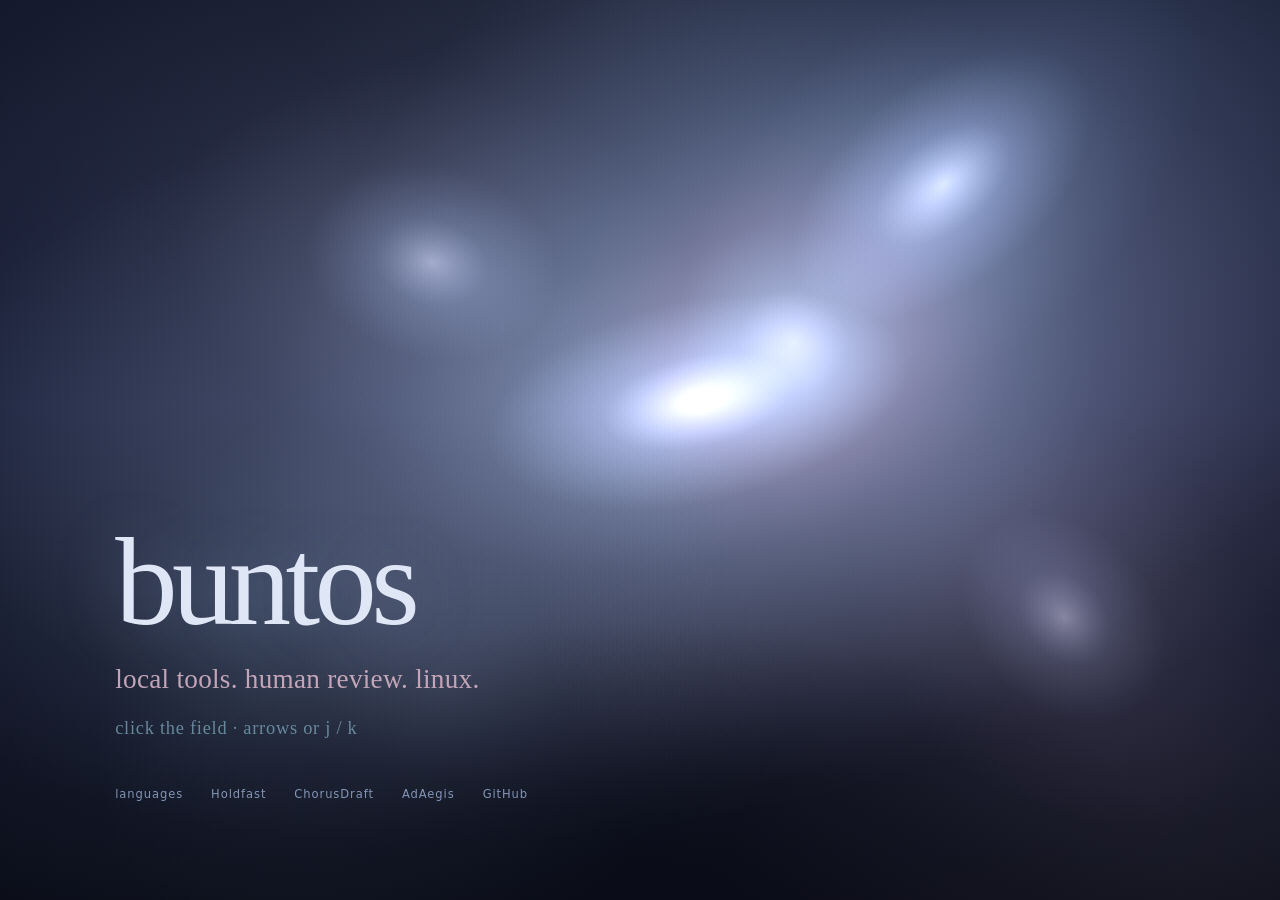
<file: docs/index.html>
<!DOCTYPE html>
<html lang="en">
<head>
  <meta charset="utf-8" />
  <meta name="viewport" content="width=device-width, initial-scale=1" />
  <title>Buntos</title>
  <meta name="description" content="Buntos. Local tools. Human review. Linux." />
  <meta name="theme-color" content="#0c1124" />
  <meta property="og:title" content="Buntos" />
  <meta property="og:description" content="Local tools. Human review. Linux." />
  <meta property="og:type" content="website" />
  <link rel="stylesheet" href="./field.css" />
</head>
<body>
  <canvas id="field" aria-hidden="true"></canvas>
  <div class="veil" aria-hidden="true"></div>
  <p id="whisper" class="whisper" aria-live="polite"></p>
  <main>
    <h1 class="name">buntos</h1>
    <p class="quiet">local tools. human review. linux.</p>
    <p class="hint">click the field · arrows or j / k</p>
    <nav aria-label="Places">
      <a href="./langs.html">languages</a>
      <a href="https://github.com/buntatoes/holdfast">Holdfast</a>
      <a href="https://github.com/buntatoes/chorusdraft">ChorusDraft</a>
      <a href="https://github.com/buntatoes/adaegis">AdAegis</a>
      <a href="https://github.com/buntatoes">GitHub</a>
    </nav>
  </main>
  <script src="./field.js"></script>
</body>
</html>
</file>
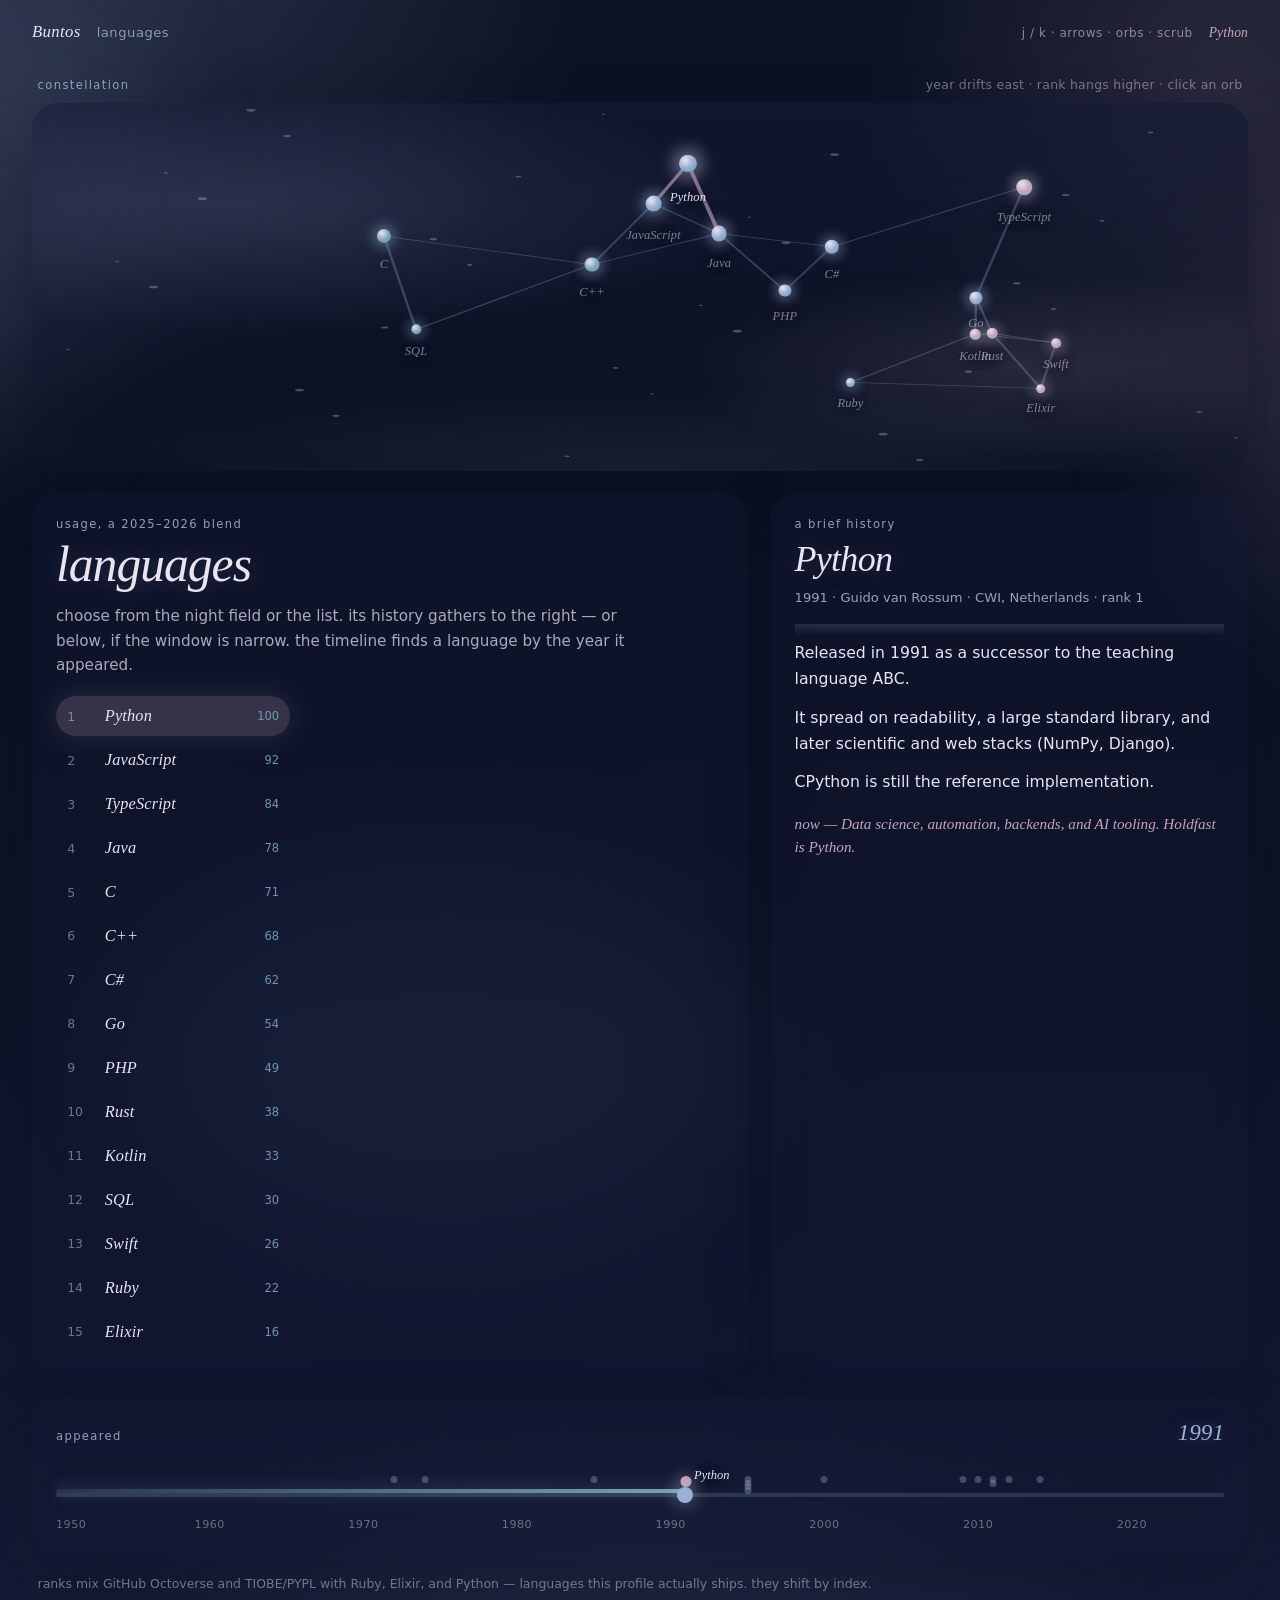
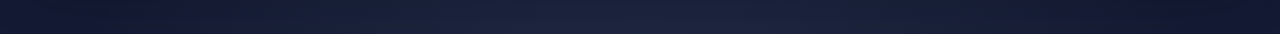
<file: docs/langs.html>
<!DOCTYPE html>
<html lang="en">
<head>
  <meta charset="utf-8" />
  <meta name="viewport" content="width=device-width, initial-scale=1" />
  <title>languages · buntos</title>
  <meta name="description" content="Most-used programming languages, ranked, with a brief history of each." />
  <link rel="stylesheet" href="./langs.css" />
</head>
<body>
  <div class="mist" aria-hidden="true">
    <span class="orb orb-a"></span>
    <span class="orb orb-b"></span>
    <span class="orb orb-c"></span>
  </div>

  <header class="rail">
    <a href="./">Buntos</a>
    <span class="rail-mark">languages</span>
    <span class="rail-spacer"></span>
    <span class="rail-keys">j / k · arrows · orbs · scrub</span>
    <span class="rail-live">python</span>
  </header>

  <section class="sky-wrap" aria-labelledby="sky-title">
    <div class="sky-head">
      <p class="kicker" id="sky-title">constellation</p>
      <p class="sky-hint">year drifts east · rank hangs higher · click an orb</p>
    </div>
    <div id="sky" class="sky" role="group" aria-label="Language constellation. Each orb is a language."></div>
  </section>

  <main class="layout">
    <section class="panel chart" aria-labelledby="chart-title">
      <p class="kicker">usage, a 2025–2026 blend</p>
      <h1 id="chart-title">languages</h1>
      <p class="lede">choose from the night field or the list. its history gathers to the right — or below, if the window is narrow. the timeline finds a language by the year it appeared.</p>
      <ol id="rank" class="rank" role="listbox" aria-label="Languages by blended usage rank" aria-activedescendant=""></ol>
    </section>

    <aside class="panel dock" aria-live="polite">
      <p class="kicker">a brief history</p>
      <p id="dock-name" class="dock-name">—</p>
      <p id="dock-meta" class="dock-meta"></p>
      <div id="dock-body" class="dock-body"></div>
      <p id="dock-now" class="dock-now"></p>
    </aside>
  </main>

  <section class="panel time" aria-labelledby="time-title">
    <div class="time-head">
      <p class="kicker" id="time-title">appeared</p>
      <p id="year-readout" class="year-readout">1950</p>
    </div>
    <div class="time-track">
      <div id="time-fill" class="time-fill" aria-hidden="true"></div>
      <div id="time-marks" class="time-marks" aria-hidden="true"></div>
      <label class="sr-only" for="year">Timeline year</label>
      <input id="year" type="range" min="1950" max="2026" value="1950" step="1" />
    </div>
    <div class="time-decades" aria-hidden="true">
      <span style="left:0%">1950</span>
      <span style="left:13.16%">1960</span>
      <span style="left:26.32%">1970</span>
      <span style="left:39.47%">1980</span>
      <span style="left:52.63%">1990</span>
      <span style="left:65.79%">2000</span>
      <span style="left:78.95%">2010</span>
      <span style="left:92.11%">2020</span>
    </div>
  </section>

  <p class="footnote">ranks mix GitHub Octoverse and TIOBE/PYPL with Ruby, Elixir, and Python — languages this profile actually ships. they shift by index.</p>

  <noscript>
    <p class="footnote">javascript is needed to wander the list.</p>
  </noscript>

  <script src="./langs.js"></script>
</body>
</html>
</file>
<file: docs/field.css>
:root {
  --night: #090b16;
  --fog: #0c1124;
  --mist: #141a33;
  --moon: #dfe6f5;
  --moon-soft: #e8e4f0;
  --rose: #c4a5b8;
  --water: #7aa3b8;
  --bloom: #9bb0d4;
  --serif: Georgia, "Iowan Old Style", "Palatino Linotype", Palatino, serif;
  --ui: system-ui, -apple-system, "Segoe UI", sans-serif;
}

*,
*::before,
*::after {
  box-sizing: border-box;
}

html,
body {
  margin: 0;
  min-height: 100%;
  background: #090b16;
  color: var(--moon-soft);
}

body {
  min-height: 100vh;
  min-height: 100dvh;
  overflow: hidden;
  font-family: var(--serif);
  background:
    radial-gradient(120% 80% at 50% -10%, #141a33 0%, transparent 55%),
    radial-gradient(90% 70% at 100% 100%, rgba(122, 163, 184, 0.18), transparent 50%),
    radial-gradient(70% 60% at 0% 90%, rgba(196, 165, 184, 0.14), transparent 48%),
    linear-gradient(180deg, #0c1124 0%, #141a33 42%, #090b16 100%);
}

#field {
  position: fixed;
  inset: 0;
  width: 100%;
  height: 100%;
  display: block;
  z-index: 0;
  pointer-events: none;
}

.veil {
  position: fixed;
  inset: 0;
  z-index: 1;
  pointer-events: none;
  background:
    radial-gradient(ellipse 70% 50% at 50% 100%, rgba(9, 11, 22, 0.55), transparent 62%),
    radial-gradient(ellipse 50% 40% at 50% 0%, rgba(155, 176, 212, 0.08), transparent 55%);
}

.whisper {
  position: fixed;
  left: 50%;
  top: 38%;
  z-index: 4;
  margin: 0;
  max-width: 90vw;
  pointer-events: none;
  transform: translate(-50%, -50%);
  font-family: var(--serif);
  font-size: clamp(2.6rem, 8vw, 6.2rem);
  font-weight: 400;
  letter-spacing: 0.01em;
  line-height: 1;
  text-align: center;
  color: var(--moon-soft);
  text-shadow:
    0 0 36px rgba(155, 176, 212, 0.55),
    0 0 72px rgba(196, 165, 184, 0.28);
  mix-blend-mode: screen;
  opacity: 0;
  transition: opacity 0.9s ease;
}

.whisper.is-on {
  opacity: 0.94;
}

.whisper.is-out {
  opacity: 0;
  transition: opacity 1.5s ease;
}

main {
  position: relative;
  z-index: 3;
  min-height: 100vh;
  min-height: 100dvh;
  display: flex;
  flex-direction: column;
  justify-content: flex-end;
  padding: 8vh 9vw 11vh;
  max-width: 44rem;
}

.name {
  margin: 0;
  font-size: clamp(3.4rem, 10vw, 7.8rem);
  font-weight: 400;
  letter-spacing: -0.045em;
  line-height: 0.9;
  text-transform: lowercase;
  color: var(--moon);
  text-shadow: 0 0 64px rgba(155, 176, 212, 0.28);
}

.quiet {
  margin: 1.4rem 0 0;
  max-width: 22em;
  font-size: clamp(1.15rem, 2.5vw, 1.7rem);
  font-weight: 400;
  letter-spacing: 0.01em;
  line-height: 1.45;
  text-transform: lowercase;
  color: var(--rose);
}

.hint {
  margin: 1.05rem 0 0;
  max-width: 28em;
  font-family: var(--serif);
  font-size: clamp(0.95rem, 1.8vw, 1.15rem);
  font-weight: 400;
  letter-spacing: 0.04em;
  line-height: 1.4;
  text-transform: lowercase;
  color: var(--water);
  opacity: 0.78;
}

nav {
  margin-top: 2.8rem;
  display: flex;
  flex-wrap: wrap;
  gap: 0.9rem 1.75rem;
  font-family: var(--ui);
  font-size: 0.72rem;
  font-weight: 500;
  letter-spacing: 0.08em;
}

nav a {
  color: var(--bloom);
  text-decoration: none;
  opacity: 0.82;
}

nav a:hover {
  color: var(--moon);
  opacity: 1;
}

nav a:focus-visible {
  outline: none;
  color: var(--moon);
  opacity: 1;
  box-shadow: 0 0 0 6px rgba(155, 176, 212, 0.18);
  border-radius: 999px;
}

@media (prefers-reduced-motion: reduce) {
  *,
  *::before,
  *::after {
    animation: none !important;
    transition: none !important;
  }
}
</file>
<file: docs/langs.css>
:root {
  color-scheme: dark;
  --fog: #0c1124;
  --mist: #141a33;
  --ink: #e8e4f0;
  --rose: #c4a5b8;
  --water: #7aa3b8;
  --bloom: #9bb0d4;
  --serif: Georgia, "Iowan Old Style", "Palatino Linotype", Palatino, serif;
  --sans: system-ui, -apple-system, "Segoe UI", sans-serif;
  --gutter: 2rem;
  --year-min: 1950;
  --year-max: 2026;
}

* {
  box-sizing: border-box;
  margin: 0;
  padding: 0;
}

html,
body {
  min-height: 100%;
  background: var(--fog);
  color: var(--ink);
  font-family: var(--sans);
}

body {
  position: relative;
  overflow-x: hidden;
  padding: calc(var(--gutter) + 2.8rem) var(--gutter) 2rem;
  background:
    radial-gradient(ellipse 70% 55% at 8% -8%, rgba(155, 176, 212, 0.22), transparent 58%),
    radial-gradient(ellipse 55% 48% at 96% 6%, rgba(196, 165, 184, 0.16), transparent 52%),
    radial-gradient(ellipse 80% 40% at 50% 108%, rgba(122, 163, 184, 0.14), transparent 58%),
    linear-gradient(180deg, var(--fog) 0%, #0c1124 42%, var(--mist) 100%);
}

.sr-only {
  position: absolute;
  width: 1px;
  height: 1px;
  padding: 0;
  margin: -1px;
  overflow: hidden;
  clip: rect(0, 0, 0, 0);
  white-space: nowrap;
  border: 0;
}

.mist {
  pointer-events: none;
  position: fixed;
  inset: -20%;
  z-index: 0;
}

.orb {
  position: absolute;
  border-radius: 50%;
  filter: blur(72px);
  opacity: 0.55;
  will-change: transform;
}

.orb-a {
  width: 42vw;
  height: 42vw;
  min-width: 18rem;
  min-height: 18rem;
  left: -8%;
  top: 8%;
  background: rgba(155, 176, 212, 0.28);
  animation: drift-a 36s ease-in-out infinite;
}

.orb-b {
  width: 36vw;
  height: 36vw;
  min-width: 16rem;
  min-height: 16rem;
  right: -6%;
  top: 28%;
  background: rgba(196, 165, 184, 0.22);
  animation: drift-b 44s ease-in-out infinite;
}

.orb-c {
  width: 48vw;
  height: 28vw;
  min-width: 20rem;
  min-height: 12rem;
  left: 22%;
  bottom: -12%;
  background: rgba(122, 163, 184, 0.2);
  animation: drift-c 40s ease-in-out infinite;
}

@keyframes drift-a {
  0%, 100% { transform: translate(0, 0) scale(1); }
  50% { transform: translate(6%, 8%) scale(1.08); }
}

@keyframes drift-b {
  0%, 100% { transform: translate(0, 0) scale(1); }
  50% { transform: translate(-8%, -5%) scale(1.12); }
}

@keyframes drift-c {
  0%, 100% { transform: translate(0, 0) scale(1); }
  50% { transform: translate(4%, -10%) scale(1.05); }
}

.rail {
  position: fixed;
  z-index: 4;
  top: 1.35rem;
  left: var(--gutter);
  right: var(--gutter);
  display: flex;
  align-items: baseline;
  gap: 1rem;
  color: var(--ink);
  font-size: 0.82rem;
  letter-spacing: 0.04em;
  text-transform: lowercase;
}

.rail a {
  color: var(--ink);
  font-family: var(--serif);
  font-style: italic;
  font-size: 1.05rem;
  letter-spacing: 0.02em;
  text-decoration: none;
  text-transform: none;
}

.rail a:hover,
.rail a:focus-visible {
  color: var(--bloom);
  outline: none;
}

.rail-mark {
  color: var(--bloom);
  opacity: 0.85;
}

.rail-spacer { flex: 1; }

.rail-keys {
  color: rgba(232, 228, 240, 0.55);
  font-size: 0.75rem;
}

.rail-live {
  color: var(--rose);
  font-family: var(--serif);
  font-style: italic;
  font-size: 0.85rem;
  letter-spacing: 0.01em;
  text-transform: none;
}

.layout,
.time,
.footnote,
.sky-wrap {
  position: relative;
  z-index: 2;
}

.sky-wrap {
  margin-bottom: 1.4rem;
}

.sky-head {
  display: flex;
  align-items: baseline;
  justify-content: space-between;
  gap: 1rem;
  margin: 0 0.35rem 0.7rem;
}

.sky-hint {
  color: rgba(232, 228, 240, 0.45);
  font-size: 0.78rem;
  letter-spacing: 0.02em;
}

.sky {
  position: relative;
  height: clamp(15.5rem, 36vw, 23rem);
  border-radius: 1.6rem;
  overflow: hidden;
  background:
    radial-gradient(ellipse 70% 60% at 18% 28%, rgba(155, 176, 212, 0.16), transparent 58%),
    radial-gradient(ellipse 55% 50% at 82% 72%, rgba(196, 165, 184, 0.14), transparent 52%),
    radial-gradient(ellipse 90% 40% at 50% 100%, rgba(122, 163, 184, 0.1), transparent 60%),
    linear-gradient(180deg, rgba(20, 26, 51, 0.62), rgba(12, 17, 36, 0.38));
  box-shadow: 0 24px 60px rgba(12, 17, 36, 0.35);
}

.sky-field {
  position: absolute;
  inset: 0;
  animation: field-drift 48s ease-in-out infinite;
}

@keyframes field-drift {
  0%, 100% { transform: translate(0, 0); }
  50% { transform: translate(0.55%, -1.15%); }
}

.sky-svg {
  position: absolute;
  inset: 0;
  width: 100%;
  height: 100%;
  pointer-events: none;
}

.speck {
  fill: rgba(232, 228, 240, 0.28);
}

.sky-link {
  stroke: rgba(155, 176, 212, 0.28);
  stroke-width: 0.22;
}

.sky-link.is-on {
  stroke: rgba(196, 165, 184, 0.62);
  stroke-width: 0.34;
}

.star {
  position: absolute;
  width: calc(var(--star-r) * 2.35rem);
  height: calc(var(--star-r) * 2.35rem);
  transform: translate(-50%, -50%);
  border: 0;
  padding: 0;
  background: transparent;
  color: inherit;
  cursor: pointer;
  touch-action: manipulation;
}

.star:focus-visible {
  outline: none;
}

.star-halo {
  position: absolute;
  left: 50%;
  top: 50%;
  width: calc(var(--star-r) * 2.15rem);
  height: calc(var(--star-r) * 2.15rem);
  transform: translate(-50%, -50%);
  border-radius: 50%;
  background: radial-gradient(circle, rgba(155, 176, 212, 0.38), transparent 68%);
  opacity: 0.72;
  filter: blur(5px);
  animation: halo-breathe 9s ease-in-out infinite;
}

.star.era-early .star-halo {
  background: radial-gradient(circle, rgba(122, 163, 184, 0.42), transparent 68%);
}

.star.era-late .star-halo {
  background: radial-gradient(circle, rgba(196, 165, 184, 0.4), transparent 68%);
}

@keyframes halo-breathe {
  0%, 100% { opacity: 0.55; transform: translate(-50%, -50%) scale(1); }
  50% { opacity: 0.9; transform: translate(-50%, -50%) scale(1.12); }
}

.star-core {
  position: absolute;
  left: 50%;
  top: 50%;
  width: calc(var(--star-r) * 0.78rem);
  height: calc(var(--star-r) * 0.78rem);
  transform: translate(-50%, -50%);
  border-radius: 50%;
  background: radial-gradient(circle at 35% 30%, #e8e4f0, var(--bloom) 48%, var(--water) 82%);
  box-shadow: 0 0 14px rgba(155, 176, 212, 0.55);
}

.star.era-early .star-core {
  background: radial-gradient(circle at 35% 30%, #e8e4f0, var(--water) 55%, #7aa3b8 88%);
}

.star.era-late .star-core {
  background: radial-gradient(circle at 35% 30%, #e8e4f0, var(--rose) 52%, var(--bloom) 88%);
}

.star-name {
  position: absolute;
  left: 50%;
  top: calc(100% - 0.05rem);
  transform: translateX(-50%);
  color: rgba(232, 228, 240, 0.52);
  font-family: var(--serif);
  font-style: italic;
  font-size: 0.78rem;
  letter-spacing: 0.01em;
  white-space: nowrap;
  pointer-events: none;
  text-shadow: 0 1px 10px rgba(12, 17, 36, 0.95);
}

.star:hover .star-name,
.star:focus-visible .star-name,
.star.is-on .star-name {
  color: var(--ink);
}

.star.is-on {
  z-index: 2;
}

.star.is-on .star-core {
  box-shadow: 0 0 22px rgba(196, 165, 184, 0.85);
}

.star:hover .star-halo,
.star:focus-visible .star-halo,
.star.is-on .star-halo {
  opacity: 1;
}

.layout {
  display: grid;
  grid-template-columns: minmax(0, 1.2fr) minmax(16rem, 0.8fr);
  gap: 1.4rem;
}

.panel {
  background: rgba(20, 26, 51, 0.42);
  border-radius: 1.6rem;
  padding: 1.45rem 1.5rem 1.35rem;
  box-shadow: 0 24px 60px rgba(12, 17, 36, 0.35);
  backdrop-filter: blur(18px);
}

.kicker {
  color: rgba(155, 176, 212, 0.9);
  font-size: 0.72rem;
  letter-spacing: 0.12em;
  text-transform: lowercase;
}

h1 {
  margin-top: 0.35rem;
  color: var(--ink);
  font-family: var(--serif);
  font-size: clamp(2rem, 4.4vw, 3.1rem);
  font-weight: 400;
  font-style: italic;
  letter-spacing: -0.02em;
  text-transform: lowercase;
  text-shadow: 0 0 28px rgba(155, 176, 212, 0.28);
}

.lede {
  margin: 0.7rem 0 1.15rem;
  color: rgba(232, 228, 240, 0.72);
  font-size: 0.95rem;
  line-height: 1.6;
  max-width: 38rem;
}

.rank {
  list-style: none;
  display: flex;
  flex-direction: column;
  gap: 0.2rem;
}

.row {
  display: grid;
  grid-template-columns: 1.7rem 7.4rem minmax(0, 1fr) 2.2rem;
  align-items: center;
  gap: 0.65rem;
  min-height: 2.55rem;
  padding: 0.28rem 0.7rem;
  border: 0;
  border-radius: 999px;
  background: transparent;
  color: inherit;
  font: inherit;
  text-align: left;
  cursor: pointer;
  touch-action: manipulation;
  transition: background 220ms ease, box-shadow 220ms ease;
}

.row:hover,
.row:focus-visible {
  background: rgba(155, 176, 212, 0.12);
  outline: none;
}

.row[aria-selected="true"] {
  background: rgba(196, 165, 184, 0.22);
  box-shadow: 0 0 32px rgba(196, 165, 184, 0.16);
}

.n {
  color: rgba(232, 228, 240, 0.45);
  font-size: 0.78rem;
}

.lang {
  color: var(--ink);
  font-family: var(--serif);
  font-size: 1.02rem;
  font-style: italic;
  letter-spacing: 0.01em;
  white-space: nowrap;
  overflow: hidden;
  text-overflow: ellipsis;
}

.row[aria-selected="true"] .lang {
  color: var(--ink);
}

.track {
  height: 7px;
  border-radius: 999px;
  background: rgba(12, 17, 36, 0.45);
  overflow: hidden;
}

.fill {
  display: block;
  height: 100%;
  width: 0;
  border-radius: inherit;
  background: linear-gradient(90deg, rgba(122, 163, 184, 0.55), var(--water));
  box-shadow: 0 0 12px rgba(122, 163, 184, 0.45);
  transition: width 280ms ease-out;
}

.row:hover .fill,
.row:focus-visible .fill,
.row[aria-selected="true"] .fill {
  background: linear-gradient(90deg, var(--water), var(--bloom));
  box-shadow: 0 0 16px rgba(155, 176, 212, 0.55);
}

.idx {
  color: rgba(122, 163, 184, 0.9);
  font-size: 0.72rem;
  text-align: right;
}

.dock {
  min-height: 18rem;
}

.dock-name {
  margin-top: 0.45rem;
  color: var(--ink);
  font-family: var(--serif);
  font-size: clamp(1.6rem, 3vw, 2.25rem);
  font-style: italic;
  font-weight: 400;
  letter-spacing: -0.02em;
  text-shadow: 0 0 24px rgba(196, 165, 184, 0.28);
}

.dock-meta {
  margin-top: 0.5rem;
  color: rgba(155, 176, 212, 0.92);
  font-size: 0.82rem;
  line-height: 1.55;
}

.dock-body {
  margin-top: 1rem;
  padding-top: 1rem;
  background: linear-gradient(180deg, rgba(155, 176, 212, 0.16), transparent 12px);
}

.dock-body p {
  color: var(--ink);
  font-size: 0.98rem;
  line-height: 1.65;
}

.dock-body p + p {
  margin-top: 0.8rem;
}

.dock-now {
  margin-top: 1.15rem;
  color: var(--rose);
  font-family: var(--serif);
  font-style: italic;
  font-size: 0.95rem;
  line-height: 1.5;
}

.time {
  margin-top: 1.4rem;
}

.time-head {
  display: flex;
  align-items: baseline;
  justify-content: space-between;
  gap: 1rem;
}

.year-readout {
  color: var(--bloom);
  font-family: var(--serif);
  font-size: 1.45rem;
  font-style: italic;
  text-shadow: 0 0 18px rgba(155, 176, 212, 0.35);
}

.time-track {
  position: relative;
  margin-top: 1.5rem;
  height: 2.6rem;
}

.time-fill {
  position: absolute;
  left: 0;
  top: 1.15rem;
  height: 4px;
  width: 0;
  border-radius: 999px;
  background: linear-gradient(90deg, rgba(122, 163, 184, 0.2), var(--water));
  box-shadow: 0 0 16px rgba(122, 163, 184, 0.45);
  pointer-events: none;
}

.time-marks {
  position: absolute;
  inset: 0 0 auto 0;
  height: 100%;
  pointer-events: none;
}

.mark {
  position: absolute;
  top: 0.35rem;
  width: 7px;
  height: 7px;
  border-radius: 50%;
  background: rgba(155, 176, 212, 0.35);
  transform: translateX(-50%);
}

.mark.is-on {
  width: 11px;
  height: 11px;
  top: 0.18rem;
  background: var(--rose);
  box-shadow: 0 0 16px rgba(196, 165, 184, 0.7);
}

.mark-lab {
  position: absolute;
  top: -0.15rem;
  color: var(--ink);
  font-family: var(--serif);
  font-style: italic;
  font-size: 0.78rem;
  white-space: nowrap;
  text-shadow: 0 0 12px rgba(12, 17, 36, 0.8);
}

.time-track input[type="range"] {
  position: absolute;
  left: 0;
  right: 0;
  top: 0.7rem;
  width: 100%;
  height: 1.7rem;
  margin: 0;
  background: transparent;
  -webkit-appearance: none;
  appearance: none;
  cursor: ew-resize;
}

.time-track input[type="range"]::-webkit-slider-runnable-track {
  height: 4px;
  border-radius: 999px;
  background: rgba(122, 163, 184, 0.22);
}

.time-track input[type="range"]::-moz-range-track {
  height: 4px;
  border: 0;
  border-radius: 999px;
  background: rgba(122, 163, 184, 0.22);
}

.time-track input[type="range"]::-webkit-slider-thumb {
  -webkit-appearance: none;
  appearance: none;
  width: 16px;
  height: 16px;
  margin-top: -6px;
  border: 0;
  border-radius: 50%;
  background: var(--bloom);
  box-shadow: 0 0 18px rgba(155, 176, 212, 0.7);
}

.time-track input[type="range"]::-moz-range-thumb {
  width: 16px;
  height: 16px;
  border: 0;
  border-radius: 50%;
  background: var(--bloom);
  box-shadow: 0 0 18px rgba(155, 176, 212, 0.7);
}

.time-track input[type="range"]:focus-visible {
  outline: none;
}

.time-track input[type="range"]:focus-visible::-webkit-slider-thumb {
  box-shadow: 0 0 0 4px rgba(196, 165, 184, 0.35), 0 0 18px rgba(155, 176, 212, 0.7);
}

.time-track input[type="range"]:focus-visible::-moz-range-thumb {
  box-shadow: 0 0 0 4px rgba(196, 165, 184, 0.35), 0 0 18px rgba(155, 176, 212, 0.7);
}

.time-decades {
  position: relative;
  height: 1.1rem;
  margin-top: 0.4rem;
  color: rgba(232, 228, 240, 0.42);
  font-size: 0.7rem;
  letter-spacing: 0.04em;
}

.time-decades span {
  position: absolute;
  top: 0;
  transform: translateX(-50%);
}

.time-decades span:first-child {
  transform: none;
}

.footnote {
  margin: 1.1rem 0.35rem 0.5rem;
  color: rgba(232, 228, 240, 0.45);
  font-size: 0.78rem;
  line-height: 1.5;
}

@media (prefers-reduced-motion: reduce) {
  .orb,
  .sky-field,
  .star-halo {
    animation: none;
  }

  .fill {
    transition: none;
  }
}

@media (max-width: 860px) {
  .layout {
    grid-template-columns: 1fr;
  }

  .rail-keys,
  .rail-live {
    display: none;
  }

  .row {
    grid-template-columns: 1.6rem 6.4rem minmax(0, 1fr) 2.1rem;
    min-height: 2.75rem;
  }

  .dock {
    min-height: 0;
  }

  .sky {
    height: clamp(14rem, 52vw, 20rem);
  }
}

@media (max-width: 520px) {
  body {
    padding: calc(var(--gutter) + 2.4rem) 1rem 1.4rem;
  }

  .rail {
    left: 1rem;
    right: 1rem;
    top: 1rem;
  }

  .row {
    grid-template-columns: 1.4rem minmax(0, 1fr);
    grid-template-rows: auto auto;
    min-height: 2.9rem;
    padding: 0.4rem 0.65rem;
  }

  .track {
    grid-column: 2 / -1;
  }

  .idx {
    display: none;
  }

  .time-decades span:nth-child(even) {
    display: none;
  }

  .sky-hint {
    display: none;
  }

  .star-name {
    opacity: 0;
  }

  .star.is-on .star-name,
  .star:hover .star-name,
  .star:focus-visible .star-name {
    opacity: 1;
  }
}
</file>
